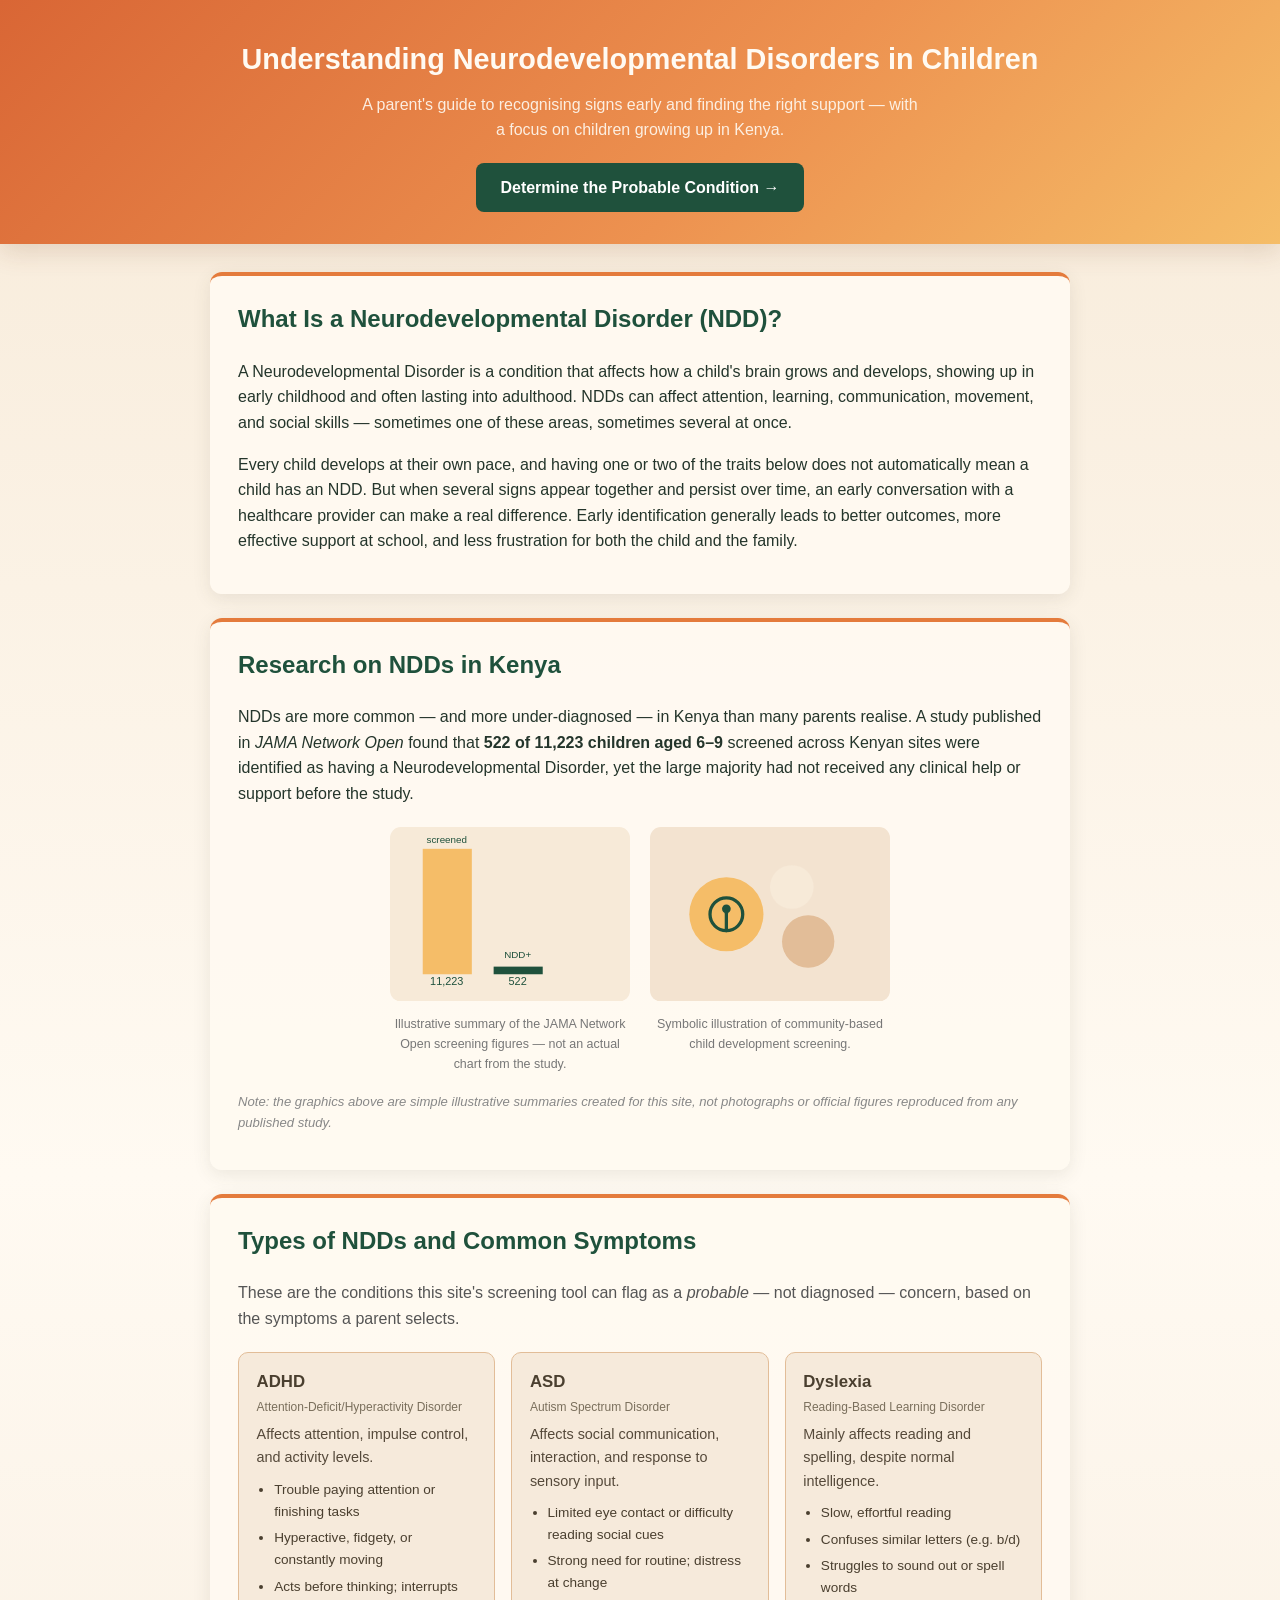
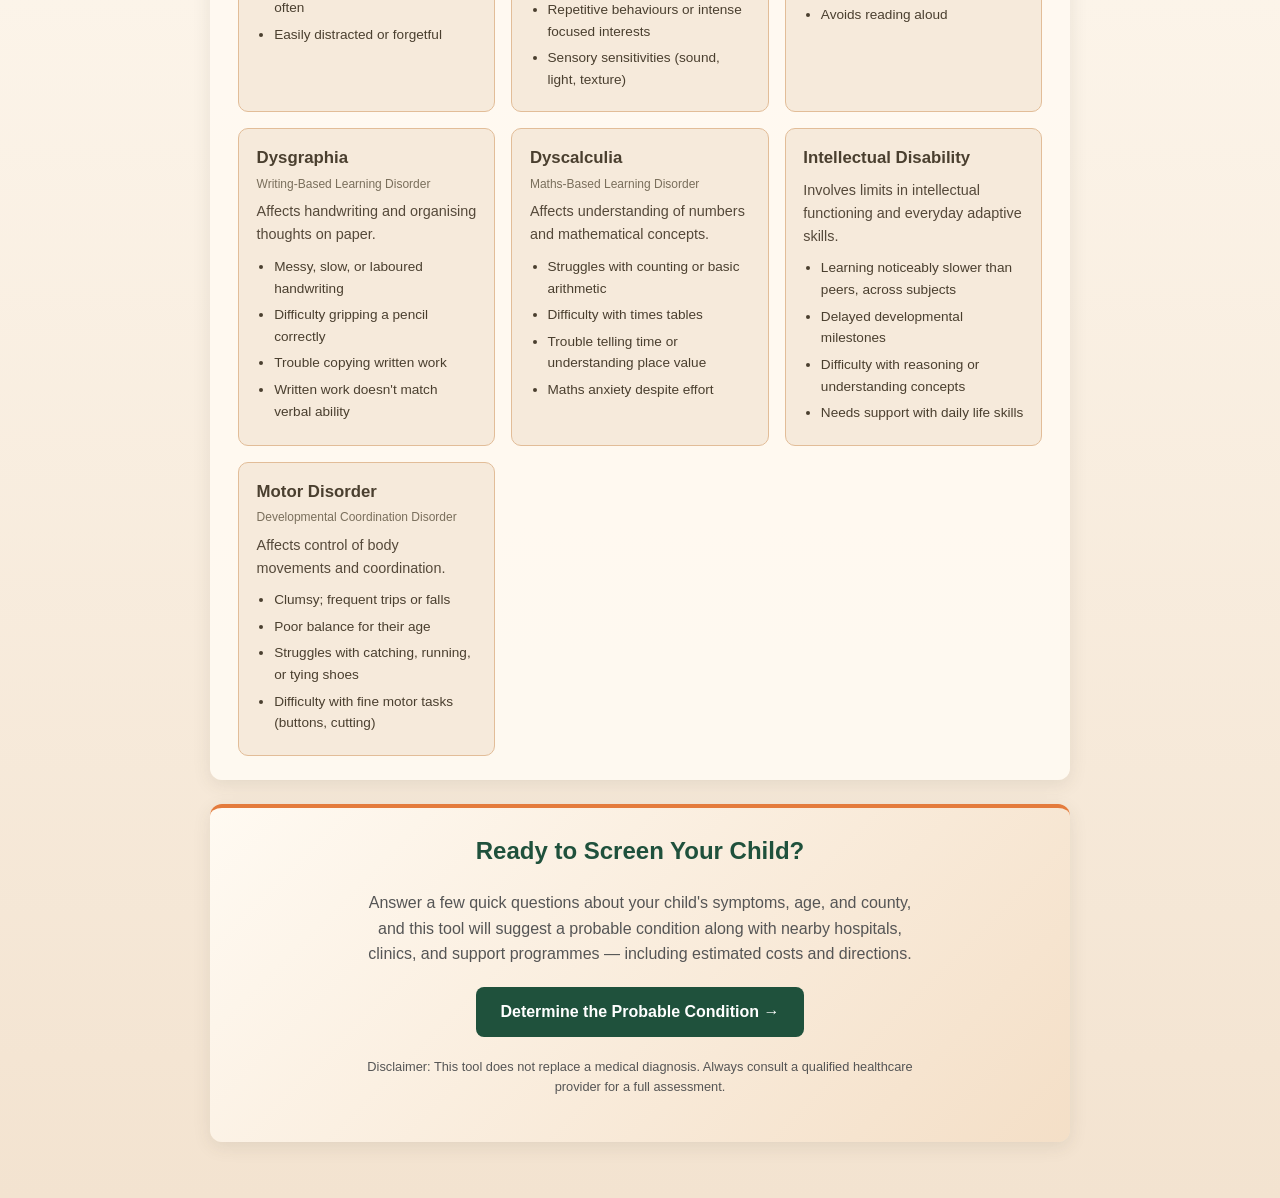
<file: index.html>
<!DOCTYPE html>
<html lang="en">
<head>
    <meta charset="UTF-8">
    <meta name="viewport" content="width=device-width, initial-scale=1.0">
    <title>Understanding NDDs in Children — Kenya</title>
    <link rel="stylesheet" href="styles.css">
    <style>
      :root {
        --soft-blue: #e47b3c;
        --soft-blue-dark: #1f513c;
        --beige: #f7ead8;
        --beige-dark: #e2bd98;
        --text: #24352b;
      }

      body {
        background: linear-gradient(180deg, #f7ead8 0%, #fffaf2 42%, #f3e3d0 100%);
        color: var(--text);
      }

      header {
        background: linear-gradient(135deg, #d96635 0%, #ed9250 58%, #f5bd68 100%);
        color: #fffaf2;
        padding: 2.25rem 1.5rem 2rem;
        margin: 0 -1rem 1.75rem;
        text-align: center;
      }

      header h1 {
        margin: 0 0 0.6rem;
        font-size: 1.8rem;
        color: #fffaf2;
      }

      .subtitle {
        margin: 0 auto 1.25rem;
        max-width: 560px;
        font-size: 1rem;
        opacity: 0.9;
      }

      .cta-button {
        display: inline-block;
        background: #1f513c;
        color: #fff;
        text-decoration: none;
        font-weight: 600;
        padding: 0.75rem 1.5rem;
        border-radius: 8px;
        font-size: 1rem;
        transition: background 0.15s ease;
      }

      .cta-button:hover {
        background: #143a2b;
      }

      main {
        max-width: 860px;
        margin: 0 auto;
      }

      section {
        background: rgba(255, 250, 242, 0.94);
        border-radius: 12px;
        padding: 1.5rem 1.75rem;
        margin-bottom: 1.5rem;
        box-shadow: 0 5px 18px rgba(67, 72, 46, 0.1);
        border-top: 4px solid var(--soft-blue);
      }

      h2 {
        margin-top: 0;
        color: var(--soft-blue-dark);
      }

      .types-intro {
        color: #555;
      }

      .research-visuals {
        display: flex;
        flex-wrap: wrap;
        gap: 1.25rem;
        margin: 1.25rem 0 0.5rem;
        justify-content: center;
      }

      .research-figure {
        margin: 0;
        text-align: center;
        max-width: 240px;
      }

      .research-figure svg {
        width: 100%;
        height: auto;
        border-radius: 8px;
      }

      .research-figure figcaption {
        font-size: 0.78rem;
        color: #777;
        margin-top: 0.4rem;
      }

      .research-note {
        font-size: 0.82rem;
        color: #888;
        font-style: italic;
        margin-top: 1rem;
      }

      .condition-grid {
        display: grid;
        grid-template-columns: repeat(auto-fit, minmax(230px, 1fr));
        gap: 1rem;
        margin-top: 1.25rem;
      }

      .condition-card {
        background: #f6eadb;
        border: 1px solid var(--beige-dark);
        border-radius: 10px;
        padding: 1rem 1.1rem;
      }

      .condition-card h3 {
        margin: 0 0 0.4rem;
        font-size: 1.05rem;
        color: #4a3f2f;
      }

      .condition-sub {
        display: block;
        font-size: 0.75rem;
        font-weight: 400;
        color: #7a6f5c;
        margin-top: 0.15rem;
      }

      .condition-card p {
        margin: 0 0 0.6rem;
        font-size: 0.9rem;
        color: #55493a;
      }

      .condition-card ul {
        margin: 0;
        padding-left: 1.1rem;
        font-size: 0.85rem;
        color: #4a3f2f;
      }

      .condition-card li {
        margin-bottom: 0.3rem;
      }

      .cta-section {
        text-align: center;
        background: linear-gradient(135deg, #fffaf2 0%, #f4dfc7 100%);
      }

      .cta-section p {
        max-width: 560px;
        margin: 0 auto 1.25rem;
        color: #555;
      }

      .disclaimer-small {
        font-size: 0.8rem;
        color: #888;
        margin-top: 1.25rem !important;
      }
    </style>
</head>
<body>
    <header>
        <h1>Understanding Neurodevelopmental Disorders in Children</h1>
        <p class="subtitle">
            A parent's guide to recognising signs early and finding the right support — with a
            focus on children growing up in Kenya.
        </p>
        <a href="screening.html" class="cta-button">Determine the Probable Condition →</a>
    </header>

    <main>
        <section class="intro-section">
            <h2>What Is a Neurodevelopmental Disorder (NDD)?</h2>
            <p>
                A Neurodevelopmental Disorder is a condition that affects how a child's brain grows and
                develops, showing up in early childhood and often lasting into adulthood. NDDs can affect
                attention, learning, communication, movement, and social skills — sometimes one of these
                areas, sometimes several at once.
            </p>
            <p>
                Every child develops at their own pace, and having one or two of the traits below does
                not automatically mean a child has an NDD. But when several signs appear together and
                persist over time, an early conversation with a healthcare provider can make a real
                difference. Early identification generally leads to better outcomes, more effective
                support at school, and less frustration for both the child and the family.
            </p>
        </section>

        <section class="research-section">
            <h2>Research on NDDs in Kenya</h2>
            <p>
                NDDs are more common — and more under-diagnosed — in Kenya than many parents realise.
                A study published in <em>JAMA Network Open</em> found that
                <strong>522 of 11,223 children aged 6–9</strong> screened across Kenyan sites were
                identified as having a Neurodevelopmental Disorder, yet the large majority had not
                received any clinical help or support before the study.
            </p>

            <div class="research-visuals">
                <figure class="research-figure">
                    <svg viewBox="0 0 220 160" xmlns="http://www.w3.org/2000/svg" role="img" aria-labelledby="chartTitle chartDesc">
                        <title id="chartTitle">Bar chart illustrating study findings</title>
                        <desc id="chartDesc">522 of 11,223 screened children were identified with a Neurodevelopmental Disorder</desc>
                        <rect x="0" y="0" width="220" height="160" fill="#f7ead8" rx="10"></rect>
                        <rect x="30" y="20" width="45" height="115" fill="#f5bd68"></rect>
                        <rect x="95" y="128" width="45" height="7" fill="#1f513c"></rect>
                        <text x="52" y="145" font-size="10" text-anchor="middle" fill="#1f513c">11,223</text>
                        <text x="52" y="15" font-size="9" text-anchor="middle" fill="#1f513c">screened</text>
                        <text x="117" y="145" font-size="10" text-anchor="middle" fill="#1f513c">522</text>
                        <text x="117" y="120" font-size="9" text-anchor="middle" fill="#1f513c">NDD+</text>
                    </svg>
                    <figcaption>Illustrative summary of the JAMA Network Open screening figures — not an actual chart from the study.</figcaption>
                </figure>

                <figure class="research-figure">
                    <svg viewBox="0 0 220 160" xmlns="http://www.w3.org/2000/svg" role="img" aria-labelledby="mapTitle mapDesc">
                        <title id="mapTitle">Illustration of community-based screening</title>
                        <desc id="mapDesc">Icon representing research and screening activity across Kenyan communities</desc>
                        <rect x="0" y="0" width="220" height="160" fill="#f3e3d0" rx="10"></rect>
                        <circle cx="70" cy="80" r="34" fill="#f5bd68"></circle>
                        <circle cx="130" cy="55" r="20" fill="#f7ead8"></circle>
                        <circle cx="145" cy="105" r="24" fill="#e2bd98"></circle>
                        <path d="M55 80 a15 15 0 1 1 30 0 a15 15 0 1 1 -30 0" fill="none" stroke="#1f513c" stroke-width="3"></path>
                        <circle cx="70" cy="75" r="4" fill="#1f513c"></circle>
                        <path d="M70 79 L70 95" stroke="#1f513c" stroke-width="3" stroke-linecap="round"></path>
                    </svg>
                    <figcaption>Symbolic illustration of community-based child development screening.</figcaption>
                </figure>
            </div>

            <p class="research-note">
                Note: the graphics above are simple illustrative summaries created for this site, not
                photographs or official figures reproduced from any published study.
            </p>
        </section>

        <section class="types-section">
            <h2>Types of NDDs and Common Symptoms</h2>
            <p class="types-intro">
                These are the conditions this site's screening tool can flag as a <em>probable</em> —
                not diagnosed — concern, based on the symptoms a parent selects.
            </p>

            <div class="condition-grid">
                <article class="condition-card">
                    <h3>ADHD <span class="condition-sub">Attention-Deficit/Hyperactivity Disorder</span></h3>
                    <p>Affects attention, impulse control, and activity levels.</p>
                    <ul>
                        <li>Trouble paying attention or finishing tasks</li>
                        <li>Hyperactive, fidgety, or constantly moving</li>
                        <li>Acts before thinking; interrupts often</li>
                        <li>Easily distracted or forgetful</li>
                    </ul>
                </article>

                <article class="condition-card">
                    <h3>ASD <span class="condition-sub">Autism Spectrum Disorder</span></h3>
                    <p>Affects social communication, interaction, and response to sensory input.</p>
                    <ul>
                        <li>Limited eye contact or difficulty reading social cues</li>
                        <li>Strong need for routine; distress at change</li>
                        <li>Repetitive behaviours or intense focused interests</li>
                        <li>Sensory sensitivities (sound, light, texture)</li>
                    </ul>
                </article>

                <article class="condition-card">
                    <h3>Dyslexia <span class="condition-sub">Reading-Based Learning Disorder</span></h3>
                    <p>Mainly affects reading and spelling, despite normal intelligence.</p>
                    <ul>
                        <li>Slow, effortful reading</li>
                        <li>Confuses similar letters (e.g. b/d)</li>
                        <li>Struggles to sound out or spell words</li>
                        <li>Avoids reading aloud</li>
                    </ul>
                </article>

                <article class="condition-card">
                    <h3>Dysgraphia <span class="condition-sub">Writing-Based Learning Disorder</span></h3>
                    <p>Affects handwriting and organising thoughts on paper.</p>
                    <ul>
                        <li>Messy, slow, or laboured handwriting</li>
                        <li>Difficulty gripping a pencil correctly</li>
                        <li>Trouble copying written work</li>
                        <li>Written work doesn't match verbal ability</li>
                    </ul>
                </article>

                <article class="condition-card">
                    <h3>Dyscalculia <span class="condition-sub">Maths-Based Learning Disorder</span></h3>
                    <p>Affects understanding of numbers and mathematical concepts.</p>
                    <ul>
                        <li>Struggles with counting or basic arithmetic</li>
                        <li>Difficulty with times tables</li>
                        <li>Trouble telling time or understanding place value</li>
                        <li>Maths anxiety despite effort</li>
                    </ul>
                </article>

                <article class="condition-card">
                    <h3>Intellectual Disability</h3>
                    <p>Involves limits in intellectual functioning and everyday adaptive skills.</p>
                    <ul>
                        <li>Learning noticeably slower than peers, across subjects</li>
                        <li>Delayed developmental milestones</li>
                        <li>Difficulty with reasoning or understanding concepts</li>
                        <li>Needs support with daily life skills</li>
                    </ul>
                </article>

                <article class="condition-card">
                    <h3>Motor Disorder <span class="condition-sub">Developmental Coordination Disorder</span></h3>
                    <p>Affects control of body movements and coordination.</p>
                    <ul>
                        <li>Clumsy; frequent trips or falls</li>
                        <li>Poor balance for their age</li>
                        <li>Struggles with catching, running, or tying shoes</li>
                        <li>Difficulty with fine motor tasks (buttons, cutting)</li>
                    </ul>
                </article>
            </div>
        </section>

        <section class="cta-section">
            <h2>Ready to Screen Your Child?</h2>
            <p>
                Answer a few quick questions about your child's symptoms, age, and county, and this
                tool will suggest a probable condition along with nearby hospitals, clinics, and
                support programmes — including estimated costs and directions.
            </p>
            <a href="screening.html" class="cta-button">Determine the Probable Condition →</a>
            <p class="disclaimer-small">
                Disclaimer: This tool does not replace a medical diagnosis. Always consult a qualified healthcare
                provider for a full assessment.
            </p>
        </section>
    </main>
</body>
</html>
</file>
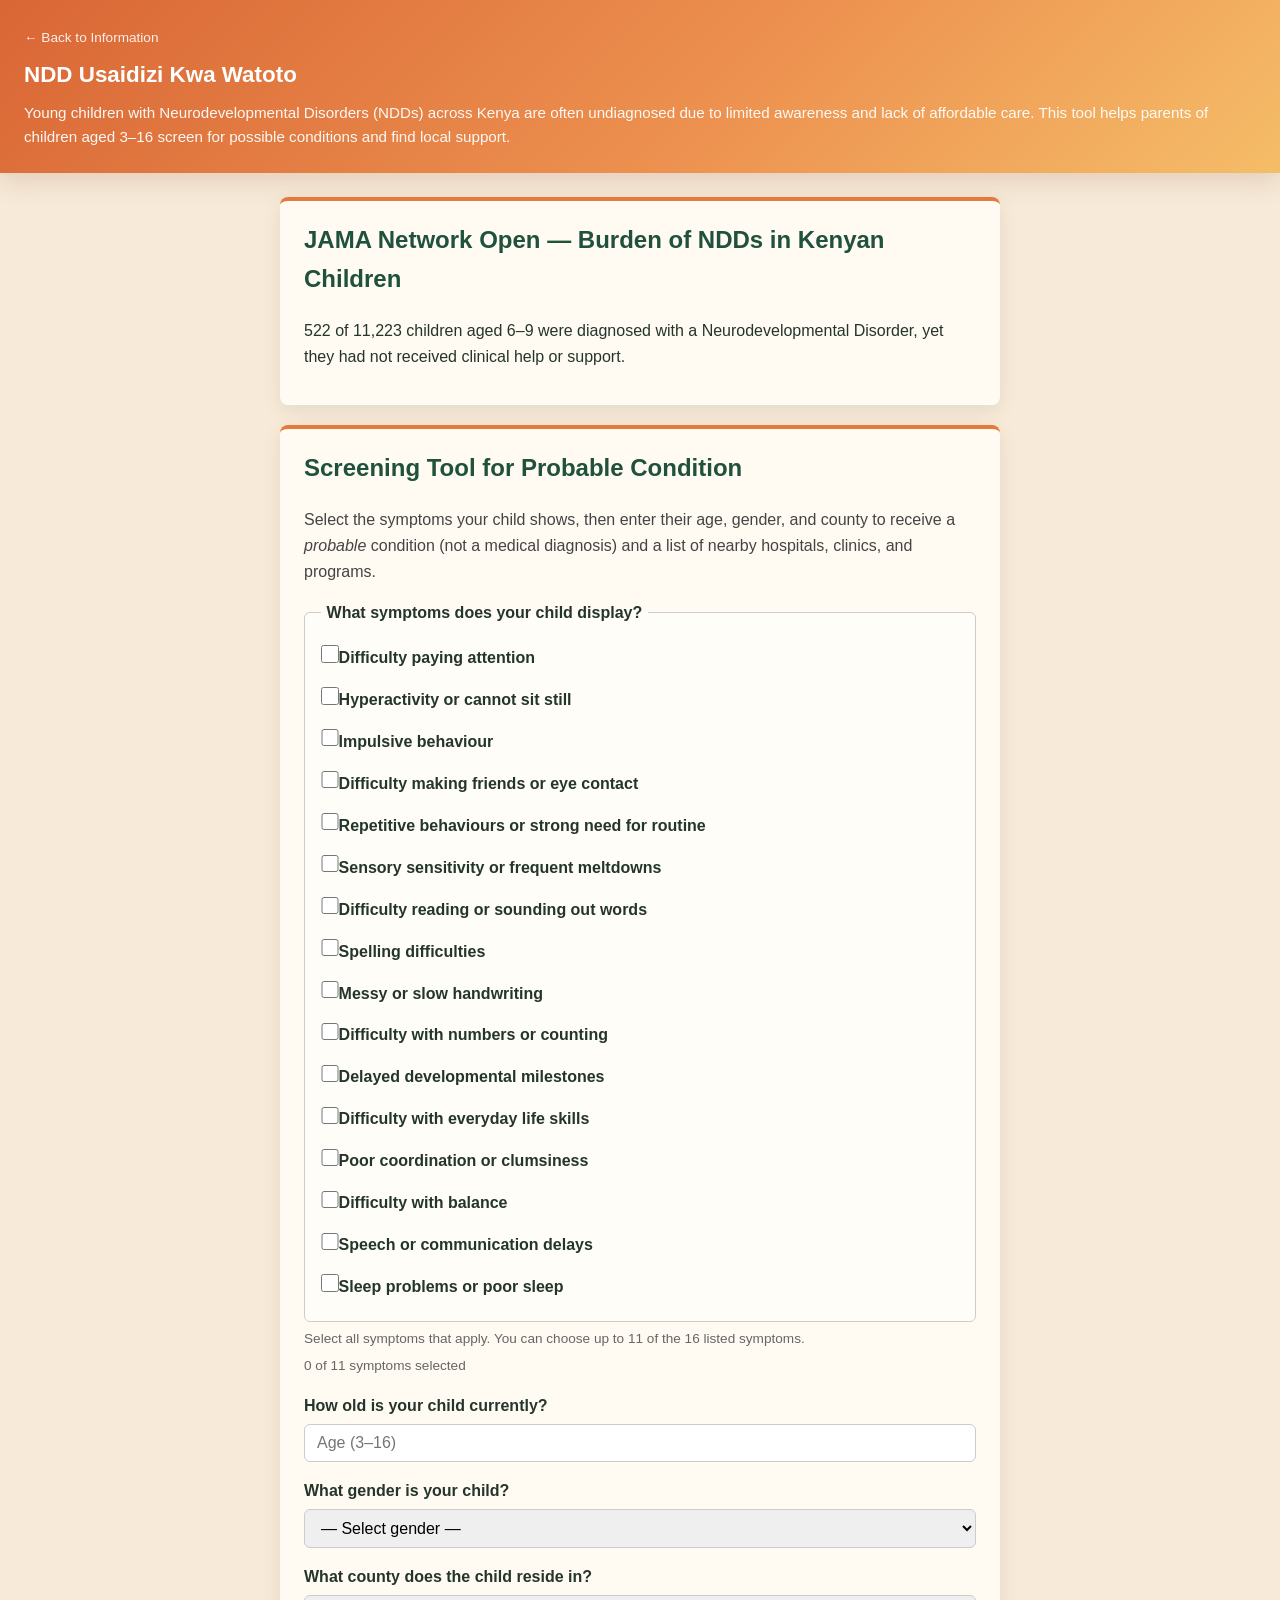
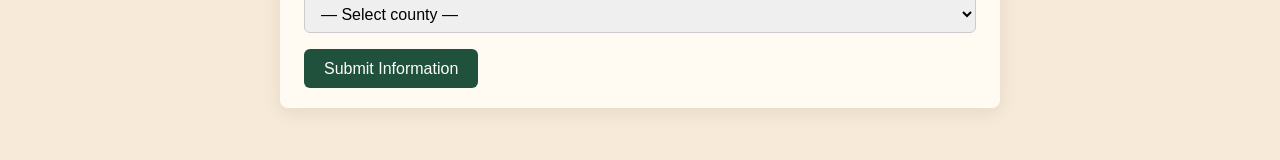
<file: screening.html>
<!DOCTYPE html>
<html lang="en">
  <head>
    <meta charset="UTF-8">
    <meta name="viewport" content="width=device-width, initial-scale=1.0">
    <title>NDD Usaidizi Kwa Watoto</title>
    <link rel="stylesheet" href="styles.css">
  </head>
  <body>
    <header>
      <a href="index.html" class="home-link">← Back to Information</a>
      <h1>NDD Usaidizi Kwa Watoto</h1>
      <p class="problem-statement">
        Young children with Neurodevelopmental Disorders (NDDs) across Kenya are often undiagnosed
        due to limited awareness and lack of affordable care. This tool helps parents of children
        aged 3–16 screen for possible conditions and find local support.
      </p>
    </header>

    <main>
      <section class="research-section">
        <h2>JAMA Network Open — Burden of NDDs in Kenyan Children</h2>
        <p>
          522 of 11,223 children aged 6–9 were diagnosed with a Neurodevelopmental Disorder, yet
          they had not received clinical help or support.
        </p>
      </section>

      <section class="tool-section">
        <h2>Screening Tool for Probable Condition</h2>
        <p class="tool-intro">
          Select the symptoms your child shows, then enter their age, gender, and county to receive a
          <em>probable</em> condition (not a medical diagnosis) and a list of nearby hospitals, clinics,
          and programs.
        </p>

        <form id="screening-form" novalidate>
          <div class="form-group">
            <fieldset
              id="symptoms"
              class="symptom-checklist"
              aria-describedby="symptoms-hint symptoms-error"
            >
              <legend>What symptoms does your child display?</legend>
              <label class="symptom-option"><input type="checkbox" name="symptoms" value="attention">Difficulty paying attention</label>
              <label class="symptom-option"><input type="checkbox" name="symptoms" value="hyperactive">Hyperactivity or cannot sit still</label>
              <label class="symptom-option"><input type="checkbox" name="symptoms" value="impulsive">Impulsive behaviour</label>
              <label class="symptom-option"><input type="checkbox" name="symptoms" value="social">Difficulty making friends or eye contact</label>
              <label class="symptom-option"><input type="checkbox" name="symptoms" value="repetitive">Repetitive behaviours or strong need for routine</label>
              <label class="symptom-option"><input type="checkbox" name="symptoms" value="sensory">Sensory sensitivity or frequent meltdowns</label>
              <label class="symptom-option"><input type="checkbox" name="symptoms" value="reading">Difficulty reading or sounding out words</label>
              <label class="symptom-option"><input type="checkbox" name="symptoms" value="spelling">Spelling difficulties</label>
              <label class="symptom-option"><input type="checkbox" name="symptoms" value="writing">Messy or slow handwriting</label>
              <label class="symptom-option"><input type="checkbox" name="symptoms" value="numbers">Difficulty with numbers or counting</label>
              <label class="symptom-option"><input type="checkbox" name="symptoms" value="milestones">Delayed developmental milestones</label>
              <label class="symptom-option"><input type="checkbox" name="symptoms" value="life skills">Difficulty with everyday life skills</label>
              <label class="symptom-option"><input type="checkbox" name="symptoms" value="coordination">Poor coordination or clumsiness</label>
              <label class="symptom-option"><input type="checkbox" name="symptoms" value="balance">Difficulty with balance</label>
              <label class="symptom-option"><input type="checkbox" name="symptoms" value="communication">Speech or communication delays</label>
              <label class="symptom-option"><input type="checkbox" name="symptoms" value="sleep">Sleep problems or poor sleep</label>
            </fieldset>
            <p id="symptoms-hint" class="field-hint">
              Select all symptoms that apply. You can choose up to 11 of the 16 listed symptoms.
            </p>
            <p id="symptoms-count" class="field-hint">0 of 11 symptoms selected</p>
            <p id="symptoms-error" class="field-error hidden" role="alert"></p>
          </div>

          <div class="form-group">
            <label for="age">How old is your child currently?</label>
            <input
              id="age"
              name="age"
              type="number"
              min="3"
              max="16"
              placeholder="Age (3–16)"
              required
            >
          </div>

          <div class="form-group">
            <label for="gender">What gender is your child?</label>
            <select id="gender" name="gender" required>
              <option value="">— Select gender —</option>
              <option value="female">Female</option>
              <option value="male">Male</option>
              <option value="prefer not to say">Prefer not to say</option>
              <option value="custom">Custom</option>
            </select>
          </div>

          <div class="form-group hidden" id="custom-gender-group">
            <label for="custom-gender">Please specify</label>
            <input
              id="custom-gender"
              name="customGender"
              type="text"
              placeholder="Enter gender identity"
            >
          </div>

          <div class="form-group">
            <label for="county">What county does the child reside in?</label>
            <select id="county" name="county" required>
              <option value="">— Select county —</option>
              <option value="Mombasa">Mombasa</option>
              <option value="Kwale">Kwale</option>
              <option value="Kilifi">Kilifi</option>
              <option value="Tana River">Tana River</option>
              <option value="Lamu">Lamu</option>
              <option value="Taita-Taveta">Taita-Taveta</option>
              <option value="Garissa">Garissa</option>
              <option value="Wajir">Wajir</option>
              <option value="Mandera">Mandera</option>
              <option value="Marsabit">Marsabit</option>
              <option value="Isiolo">Isiolo</option>
              <option value="Meru">Meru</option>
              <option value="Tharaka-Nithi">Tharaka-Nithi</option>
              <option value="Embu">Embu</option>
              <option value="Kitui">Kitui</option>
              <option value="Machakos">Machakos</option>
              <option value="Makueni">Makueni</option>
              <option value="Nyandarua">Nyandarua</option>
              <option value="Nyeri">Nyeri</option>
              <option value="Kirinyaga">Kirinyaga</option>
              <option value="Murang'a">Murang'a</option>
              <option value="Kiambu">Kiambu</option>
              <option value="Turkana">Turkana</option>
              <option value="West Pokot">West Pokot</option>
              <option value="Samburu">Samburu</option>
              <option value="Trans Nzoia">Trans Nzoia</option>
              <option value="Uasin Gishu">Uasin Gishu</option>
              <option value="Elgeyo-Marakwet">Elgeyo-Marakwet</option>
              <option value="Nandi">Nandi</option>
              <option value="Baringo">Baringo</option>
              <option value="Laikipia">Laikipia</option>
              <option value="Nakuru">Nakuru</option>
              <option value="Narok">Narok</option>
              <option value="Kajiado">Kajiado</option>
              <option value="Kericho">Kericho</option>
              <option value="Bomet">Bomet</option>
              <option value="Kakamega">Kakamega</option>
              <option value="Vihiga">Vihiga</option>
              <option value="Bungoma">Bungoma</option>
              <option value="Busia">Busia</option>
              <option value="Siaya">Siaya</option>
              <option value="Kisumu">Kisumu</option>
              <option value="Homa Bay">Homa Bay</option>
              <option value="Migori">Migori</option>
              <option value="Kisii">Kisii</option>
              <option value="Nyamira">Nyamira</option>
              <option value="Nairobi">Nairobi</option>
            </select>
          </div>

          <button type="submit">Submit Information</button>
        </form>
      </section>

      <section id="results" class="results-section hidden">
        <h2>Screening Results</h2>
        <p class="disclaimer">
          <strong>Important:</strong> This tool does not provide a medical diagnosis. Always consult
          a qualified healthcare provider for a full assessment.
        </p>

        <div class="result-card">
          <h3>Probable Condition</h3>
          <p id="condition-result" class="condition-name"></p>
          <p id="condition-explanation" class="condition-detail"></p>
          <h4>How to Support Your Child</h4>
          <ul id="condition-advice" class="condition-detail advice-list"></ul>
        </div>

        <div class="result-card">
          <h3 id="resources-heading">Resources in Your County</h3>
          <ul id="facility-list"></ul>
        </div>

        <button type="button" id="start-over">Start Over</button>
      </section>
    </main>

    <script src="script.js"></script>
  </body>
</html>
</file>
<file: styles.css>
*,
*::before,
*::after {
  box-sizing: border-box;
}

body {
  font-family: "Trebuchet MS", "Segoe UI", sans-serif;
  line-height: 1.6;
  color: #24352b;
  background: #f7ead8;
  margin: 0;
  padding: 0 1rem 2rem;
}

header {
  background: linear-gradient(135deg, #d96635 0%, #ed9250 58%, #f5bd68 100%);
  color: #fff;
  padding: 1.5rem;
  margin: 0 -1rem 1.5rem;
  box-shadow: 0 8px 24px rgba(117, 61, 34, 0.16);
}

.home-link {
  display: inline-block;
  color: #fff;
  opacity: 0.9;
  font-size: 0.85rem;
  text-decoration: none;
  margin-bottom: 0.5rem;
}

.home-link:hover {
  opacity: 1;
  text-decoration: underline;
}

header h1 {
  margin: 0 0 0.5rem;
  font-size: 1.4rem;
}

.problem-statement {
  margin: 0;
  opacity: 0.95;
  font-size: 0.95rem;
}

main {
  max-width: 720px;
  margin: 0 auto;
}

section {
  background: #fffaf2;
  border-radius: 8px;
  padding: 1.25rem 1.5rem;
  margin-bottom: 1.25rem;
  border-top: 4px solid #e47b3c;
  box-shadow: 0 5px 18px rgba(67, 72, 46, 0.1);
}

h2 {
  margin-top: 0;
  color: #1f513c;
}

.tool-intro {
  color: #444;
}

.form-group {
  margin-bottom: 1rem;
}

.form-group label {
  display: block;
  font-weight: 600;
  margin-bottom: 0.35rem;
}

input[type="text"],
input[type="number"],
select,
textarea {
  width: 100%;
  padding: 0.55rem 0.75rem;
  border: 1px solid #ccc;
  border-radius: 6px;
  font-size: 1rem;
  font-family: inherit;
}

.symptom-checklist {
  display: grid;
  gap: 0.5rem;
  margin: 0;
  padding: 1rem;
  border: 1px solid #ccc;
  border-radius: 6px;
  background: #fffdf8;
}

.symptom-checklist legend {
  padding: 0 0.35rem;
  font-weight: 600;
}

.symptom-option {
  display: flex;
  align-items: flex-start;
  gap: 0.55rem;
  margin: 0;
  font-weight: 400;
  cursor: pointer;
}

.symptom-option input[type="checkbox"] {
  flex: 0 0 auto;
  width: 1.1rem;
  height: 1.1rem;
  margin: 0.2rem 0 0;
}

button {
  background: #1f513c;
  color: #fff;
  border: none;
  padding: 0.65rem 1.25rem;
  border-radius: 6px;
  font-size: 1rem;
  cursor: pointer;
}

button:hover {
  background: #143a2b;
}

.hidden {
  display: none;
}

.disclaimer {
  background: #fff3cd;
  border-left: 4px solid #ffc107;
  padding: 0.75rem 1rem;
  margin-bottom: 1rem;
  font-size: 0.9rem;
}

.result-card {
  background: #f6eadb;
  border: 1px solid #e7c8a8;
  border-left: 4px solid #e47b3c;
  border-radius: 6px;
  padding: 1rem 1.25rem;
  margin-bottom: 1rem;
}

.result-card h3,
.result-card h4 {
  margin-top: 0;
  color: #1f513c;
}

.condition-name {
  font-size: 1.15rem;
  font-weight: 700;
  color: #c65c2f;
}

.condition-detail {
  color: #333;
}

.field-hint {
  margin: 0.35rem 0 0;
  font-size: 0.85rem;
  color: #666;
}

.field-error {
  margin: 0.5rem 0 0;
  padding: 0.6rem 0.75rem;
  background: #fde8e8;
  border-left: 4px solid #c0392b;
  color: #7b241c;
  font-size: 0.9rem;
}

.field-error.hidden {
  display: none;
}

input[aria-invalid="true"],
textarea[aria-invalid="true"] {
  border-color: #c0392b;
}

.advice-list {
  padding-left: 1.25rem;
}

.advice-list li {
  margin-bottom: 0.5rem;
}

.facility-cost {
  color: #1f513c;
  font-size: 0.9rem;
}

.facility-travel {
  color: #666;
  font-size: 0.85rem;
  font-style: italic;
}

.facility-links {
  display: inline-block;
  margin-top: 0.25rem;
}

.facility-links a {
  color: #c65c2f;
  font-weight: 600;
}

.facility-links a:hover {
  color: #1f513c;
}

#facility-list {
  padding-left: 1.25rem;
}

#facility-list li {
  margin-bottom: 0.75rem;
}

.facility-type {
  color: #666;
  font-size: 0.9rem;
}

#start-over {
  background: #c65c2f;
}

#start-over:hover {
  background: #a94724;
}
</file>
